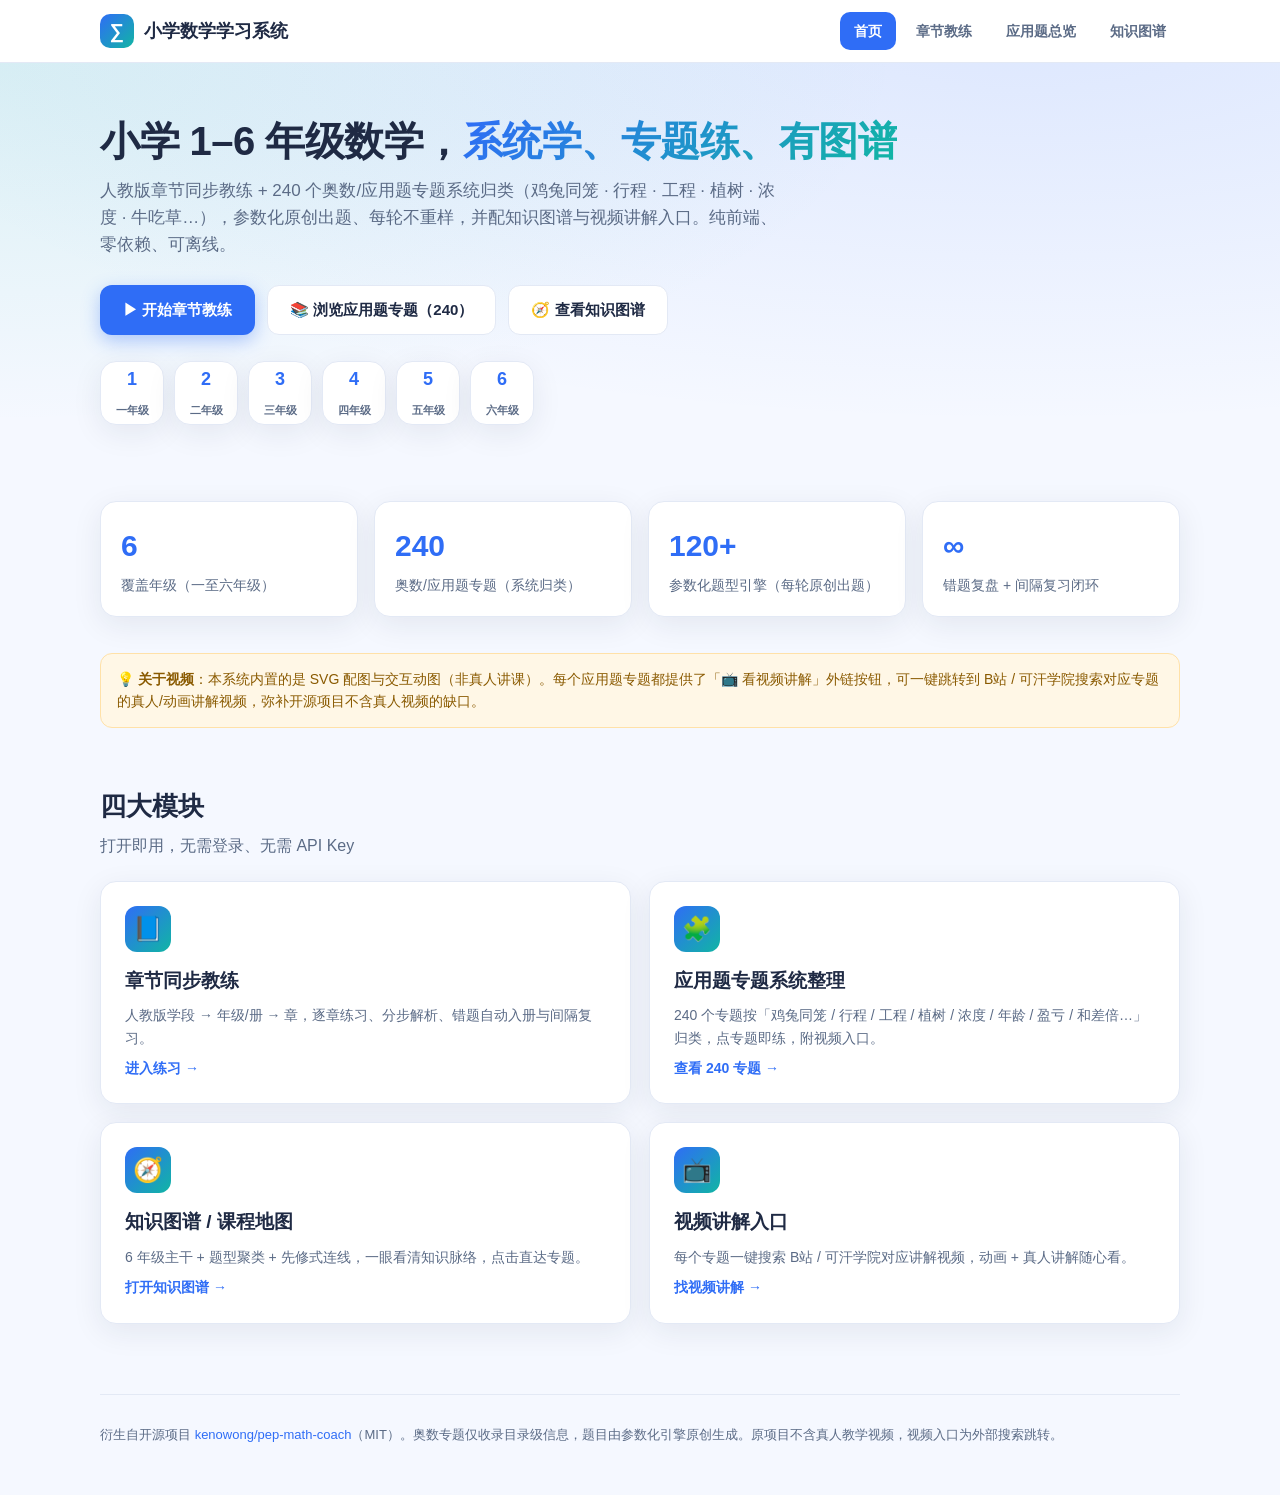
<file: index.html>
<!doctype html>
<html lang="zh-CN">
<head>
  <meta charset="utf-8" />
  <meta name="viewport" content="width=device-width, initial-scale=1, viewport-fit=cover" />
  <title>小学数学学习系统 · 人教版同步教练 + 240 应用题专题</title>
  <link rel="stylesheet" href="site.css" />
</head>
<body>
  <header class="nav">
    <div class="wrap">
      <div class="brand"><span class="logo">∑</span><span>小学数学学习系统</span></div>
      <nav class="navlinks">
        <a href="index.html" class="active">首页</a>
        <a href="app.html">章节教练</a>
        <a href="topics.html">应用题总览</a>
        <a href="graph.html">知识图谱</a>
      </nav>
    </div>
  </header>

  <section class="hero">
    <div class="wrap">
      <h1>小学 1–6 年级数学，<span class="accent">系统学、专题练、有图谱</span></h1>
      <p class="lead">人教版章节同步教练 + 240 个奥数/应用题专题系统归类（鸡兔同笼 · 行程 · 工程 · 植树 · 浓度 · 牛吃草…），参数化原创出题、每轮不重样，并配知识图谱与视频讲解入口。纯前端、零依赖、可离线。</p>
      <div class="cta">
        <a class="btn btn-primary" href="app.html">▶ 开始章节教练</a>
        <a class="btn btn-ghost" href="topics.html">📚 浏览应用题专题（240）</a>
        <a class="btn btn-ghost" href="graph.html">🧭 查看知识图谱</a>
      </div>

      <div class="grades" id="grades"></div>
    </div>
  </section>

  <div class="wrap">
    <div class="stats">
      <div class="stat"><div class="num">6</div><div class="lab">覆盖年级（一至六年级）</div></div>
      <div class="stat"><div class="num">240</div><div class="lab">奥数/应用题专题（系统归类）</div></div>
      <div class="stat"><div class="num">120+</div><div class="lab">参数化题型引擎（每轮原创出题）</div></div>
      <div class="stat"><div class="num">∞</div><div class="lab">错题复盘 + 间隔复习闭环</div></div>
    </div>

    <div class="note">💡 <b>关于视频</b>：本系统内置的是 SVG 配图与交互动图（非真人讲课）。每个应用题专题都提供了「📺 看视频讲解」外链按钮，可一键跳转到 B站 / 可汗学院搜索对应专题的真人/动画讲解视频，弥补开源项目不含真人视频的缺口。</div>

    <section class="section">
      <h2>四大模块</h2>
      <p class="sub">打开即用，无需登录、无需 API Key</p>
      <div class="cards">
        <a class="card" href="app.html">
          <div class="ic">📘</div>
          <h3>章节同步教练</h3>
          <p>人教版学段 → 年级/册 → 章，逐章练习、分步解析、错题自动入册与间隔复习。</p>
          <div class="go">进入练习 →</div>
        </a>
        <a class="card" href="topics.html">
          <div class="ic">🧩</div>
          <h3>应用题专题系统整理</h3>
          <p>240 个专题按「鸡兔同笼 / 行程 / 工程 / 植树 / 浓度 / 年龄 / 盈亏 / 和差倍…」归类，点专题即练，附视频入口。</p>
          <div class="go">查看 240 专题 →</div>
        </a>
        <a class="card" href="graph.html">
          <div class="ic">🧭</div>
          <h3>知识图谱 / 课程地图</h3>
          <p>6 年级主干 + 题型聚类 + 先修式连线，一眼看清知识脉络，点击直达专题。</p>
          <div class="go">打开知识图谱 →</div>
        </a>
        <a class="card" href="topics.html#video">
          <div class="ic">📺</div>
          <h3>视频讲解入口</h3>
          <p>每个专题一键搜索 B站 / 可汗学院对应讲解视频，动画 + 真人讲解随心看。</p>
          <div class="go">找视频讲解 →</div>
        </a>
      </div>
    </section>

    <div class="foot">
      衍生自开源项目 <a href="https://github.com/kenowong/pep-math-coach" target="_blank" rel="noopener">kenowong/pep-math-coach</a>（MIT）。奥数专题仅收录目录级信息，题目由参数化引擎原创生成。原项目不含真人教学视频，视频入口为外部搜索跳转。
    </div>
  </div>

  <script>
    // 年级快捷入口
    var grades = [
      {n:1,t:"一年级"},{n:2,t:"二年级"},{n:3,t:"三年级"},
      {n:4,t:"四年级"},{n:5,t:"五年级"},{n:6,t:"六年级"}
    ];
    var box = document.getElementById("grades");
    grades.forEach(function(g){
      var a = document.createElement("a");
      a.className = "grade-chip";
      a.href = "topics.html?grade=" + g.n;
      a.innerHTML = g.n + "<small>" + g.t + "</small>";
      box.appendChild(a);
    });
  </script>
</body>
</html>
</file>
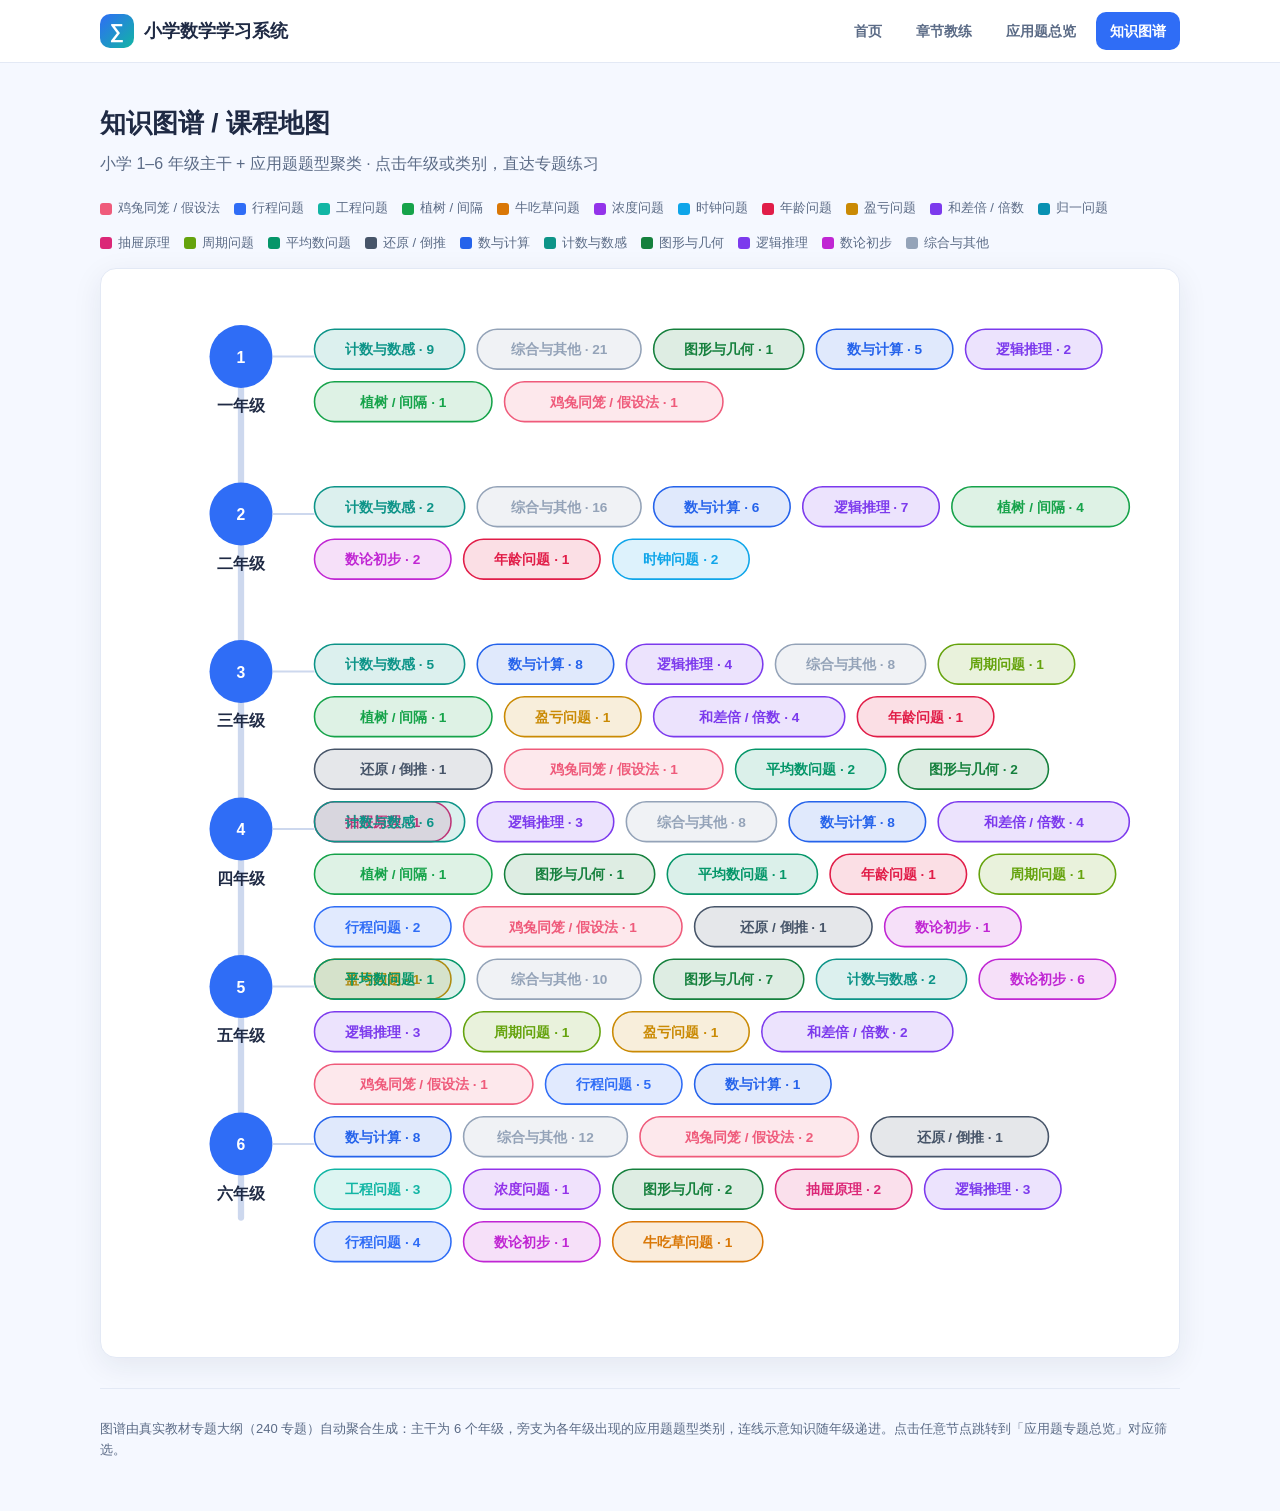
<file: graph.html>
<!doctype html>
<html lang="zh-CN">
<head>
  <meta charset="utf-8" />
  <meta name="viewport" content="width=device-width, initial-scale=1, viewport-fit=cover" />
  <title>知识图谱 · 课程地图</title>
  <link rel="stylesheet" href="site.css" />
</head>
<body>
  <header class="nav">
    <div class="wrap">
      <div class="brand"><span class="logo">∑</span><span>小学数学学习系统</span></div>
      <nav class="navlinks">
        <a href="index.html">首页</a>
        <a href="app.html">章节教练</a>
        <a href="topics.html">应用题总览</a>
        <a href="graph.html" class="active">知识图谱</a>
      </nav>
    </div>
  </header>

  <div class="wrap">
    <section class="section" style="padding-bottom:0">
      <h2>知识图谱 / 课程地图</h2>
      <p class="sub">小学 1–6 年级主干 + 应用题题型聚类 · 点击年级或类别，直达专题练习</p>
      <div class="legend" id="legend"></div>
    </section>

    <div class="graph-wrap">
      <svg id="map" xmlns="http://www.w3.org/2000/svg"></svg>
    </div>

    <div class="foot">
      图谱由真实教材专题大纲（240 专题）自动聚合生成：主干为 6 个年级，旁支为各年级出现的应用题题型类别，连线示意知识随年级递进。点击任意节点跳转到「应用题专题总览」对应筛选。
    </div>
  </div>

  <script src="js/oly-syllabus.js"></script>
  <script src="cats.js"></script>
  <script>
  (function(){
    var GRADES = ["一年级","二年级","三年级","四年级","五年级","六年级"];
    var SYL = window.OLY_SYLLABUS || {};
    var CATS = window.CATS, OTHER = window.CAT_OTHER;
    function classify(name){
      for(var i=0;i<CATS.length;i++) for(var j=0;j<CATS[i].kw.length;j++)
        if(name.indexOf(CATS[i].kw[j])>=0) return CATS[i];
      return OTHER;
    }

    // 统计每个年级的类别计数
    var perGrade = GRADES.map(function(g,gi){
      var counts = {};
      (SYL[g]||[]).forEach(function(it){ var c=classify(it.t); counts[c.name]=(counts[c.name]||0)+1; });
      return { grade:g, gk:gi+1, counts:counts };
    });

    // 图例
    var legend = document.getElementById("legend");
    CATS.concat([OTHER]).forEach(function(c){
      var s=document.createElement("span");
      s.innerHTML='<i style="background:'+c.color+'"></i>'+c.name;
      legend.appendChild(s);
    });

    // SVG 布局
    var W=1000, rowH=150, top=70, spineX=120;
    var H = top + GRADES.length*rowH + 40;
    var svg = document.getElementById("map");
    svg.setAttribute("viewBox","0 0 "+W+" "+H);

    function esc(s){return s.replace(/&/g,"&amp;").replace(/</g,"&lt;").replace(/>/g,"&gt;");}

    var svgNS="http://www.w3.org/2000/svg";
    function el(tag,attrs,text){
      var e=document.createElementNS(svgNS,tag);
      for(var k in attrs) e.setAttribute(k,attrs[k]);
      if(text!=null) e.textContent=text;
      return e;
    }

    // 主干连线
    svg.appendChild(el("line",{x1:spineX,y1:top-10,x2:spineX,y2:top+GRADES.length*rowH-80,stroke:"#cdd8ee","stroke-width":6,"stroke-linecap":"round"}));

    perGrade.forEach(function(row,idx){
      var cy = top + idx*rowH;
      // 年级节点
      var g = el("g",{class:"gnode"});
      var a1 = el("a",{href:"topics.html?grade="+row.gk});
      a1.appendChild(el("circle",{cx:spineX,cy:cy,r:30,fill:"#2f6df6"}));
      a1.appendChild(el("text",{x:spineX,y:cy+6,"text-anchor":"middle","font-size":"15","font-weight":"700",fill:"#fff"},row.gk));
      a1.appendChild(el("text",{x:spineX,y:cy+52,"text-anchor":"middle","font-size":"15","font-weight":"700",fill:"#1f2a44"},row.grade));
      g.appendChild(a1);
      svg.appendChild(g);

      // 类别气泡
      var x=spineX+70, y=cy-26, maxX=W-30;
      Object.keys(row.counts).forEach(function(catName){
        var cat = CATS.concat([OTHER]).filter(function(c){return c.name===catName;})[0] || OTHER;
        var label = catName+" · "+row.counts[catName];
        var w = label.length*13 + 26;
        if(x+w>maxX){ x=spineX+70; y+=50; }
        var ga = el("a",{href:"topics.html?grade="+row.gk+"&cat="+encodeURIComponent(catName)});
        ga.appendChild(el("rect",{x:x,y:y,width:w,height:38,rx:19,fill:cat.color,"fill-opacity":0.14,stroke:cat.color,"stroke-width":1.5}));
        ga.appendChild(el("text",{x:x+w/2,y:y+24,"text-anchor":"middle","font-size":"13","font-weight":"600",fill:cat.color},label));
        svg.appendChild(ga);
        x += w + 12;
      });
      // 连接线 年级->第一个气泡区
      svg.appendChild(el("line",{x1:spineX+30,y1:cy,x2:spineX+70,y2:cy,stroke:"#cdd8ee","stroke-width":2}));
    });
  })();
  </script>
</body>
</html>
</file>
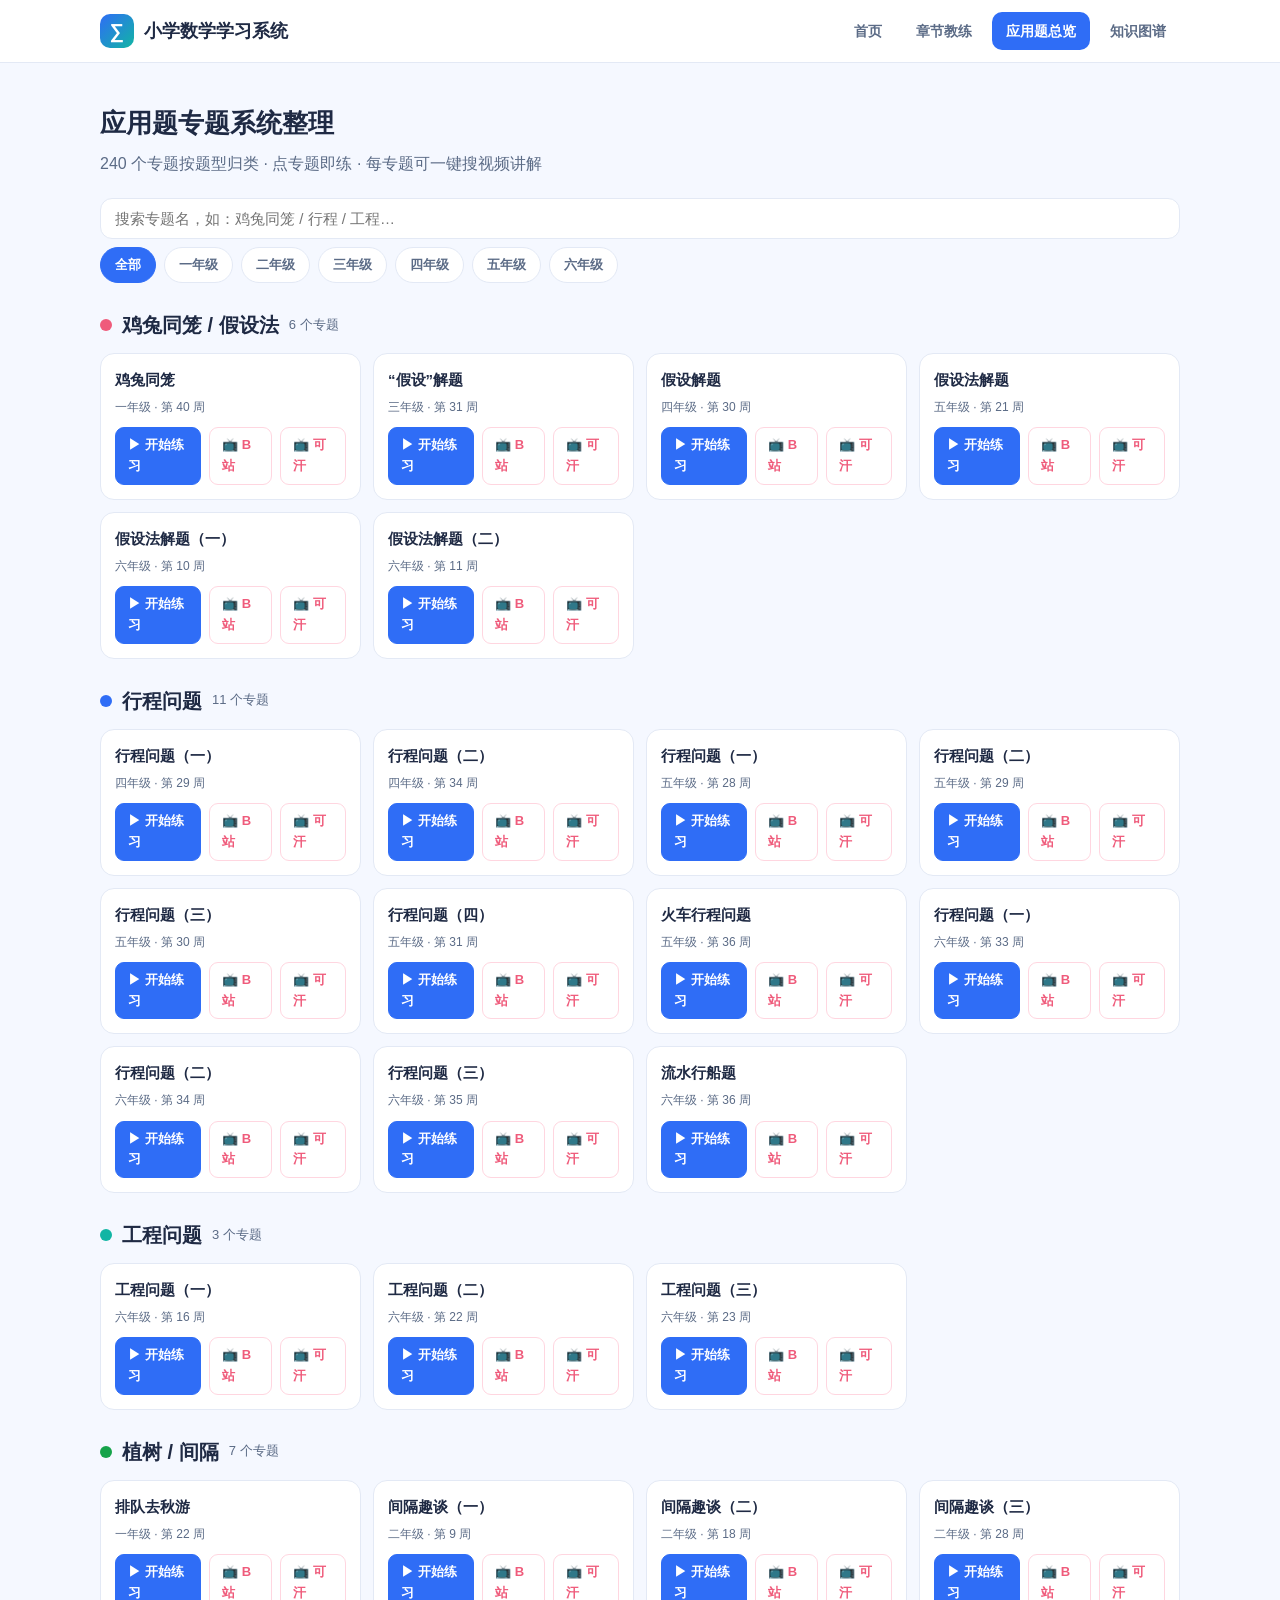
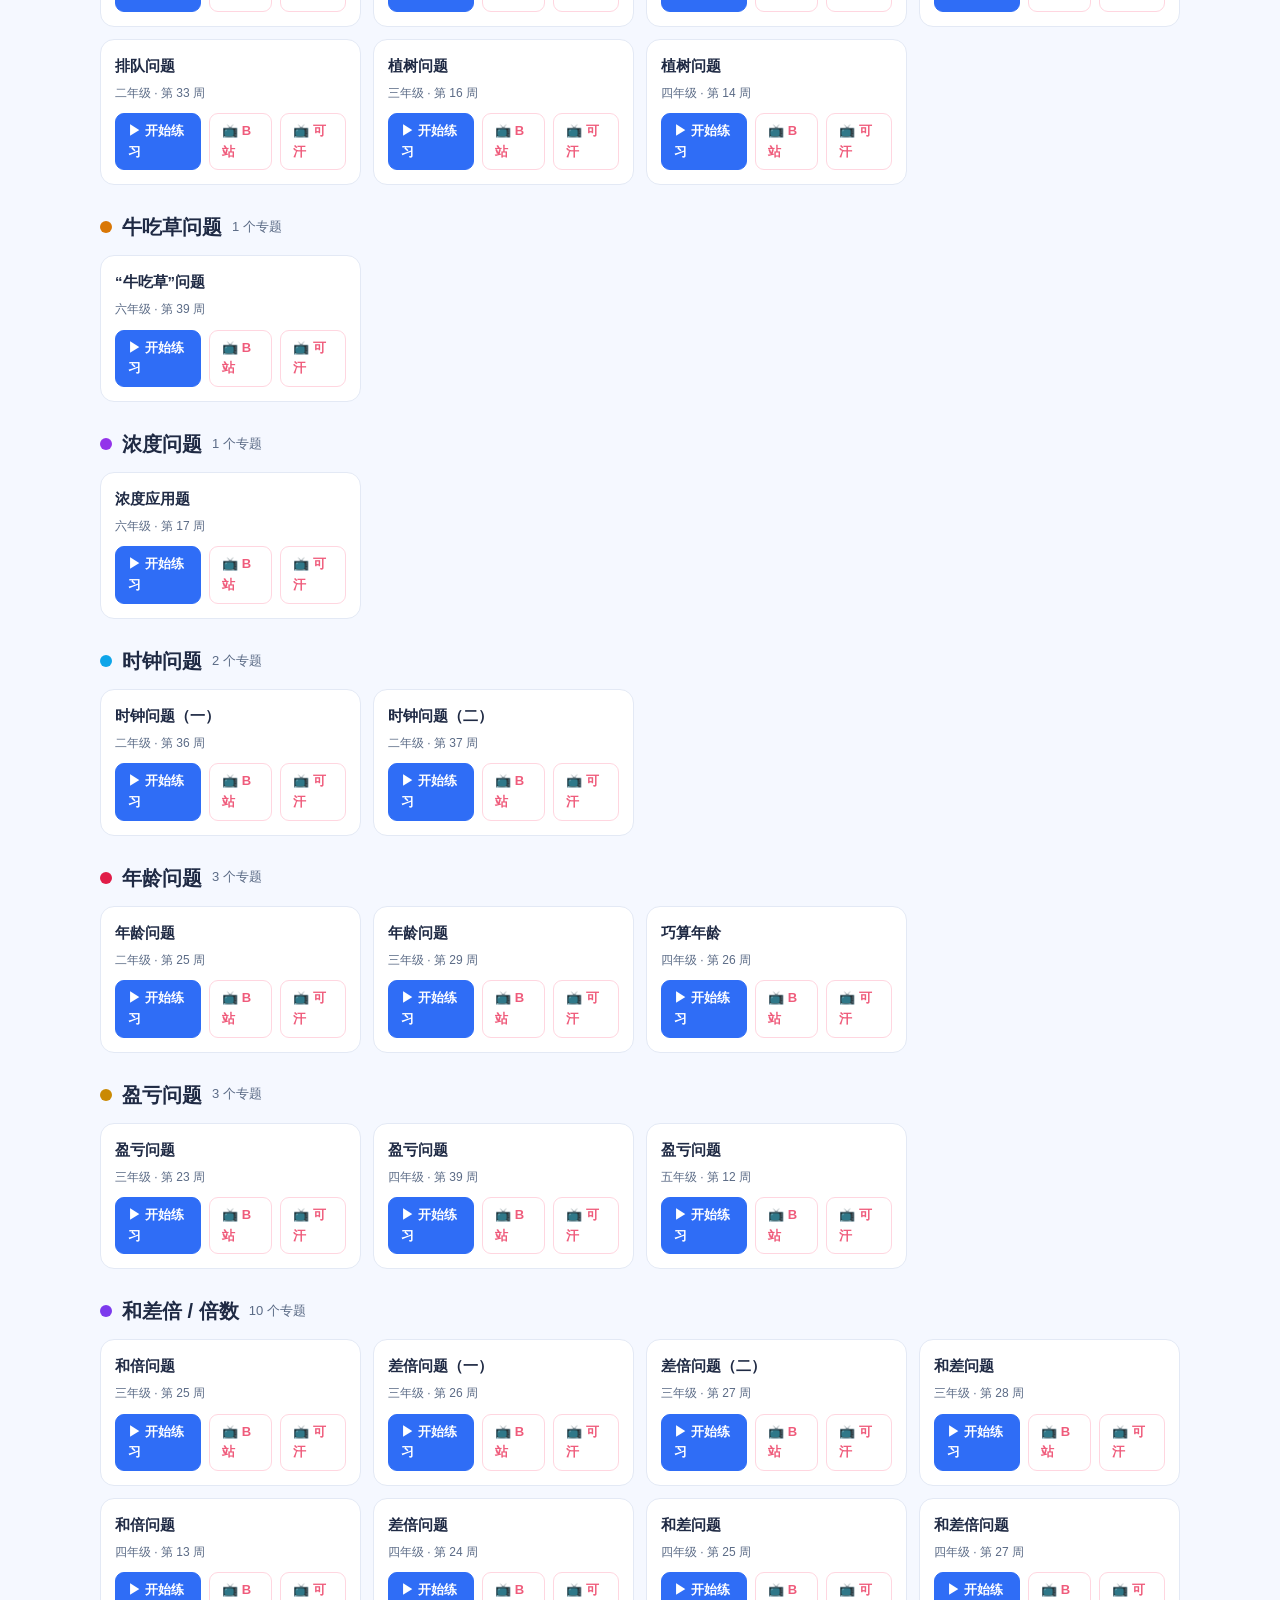
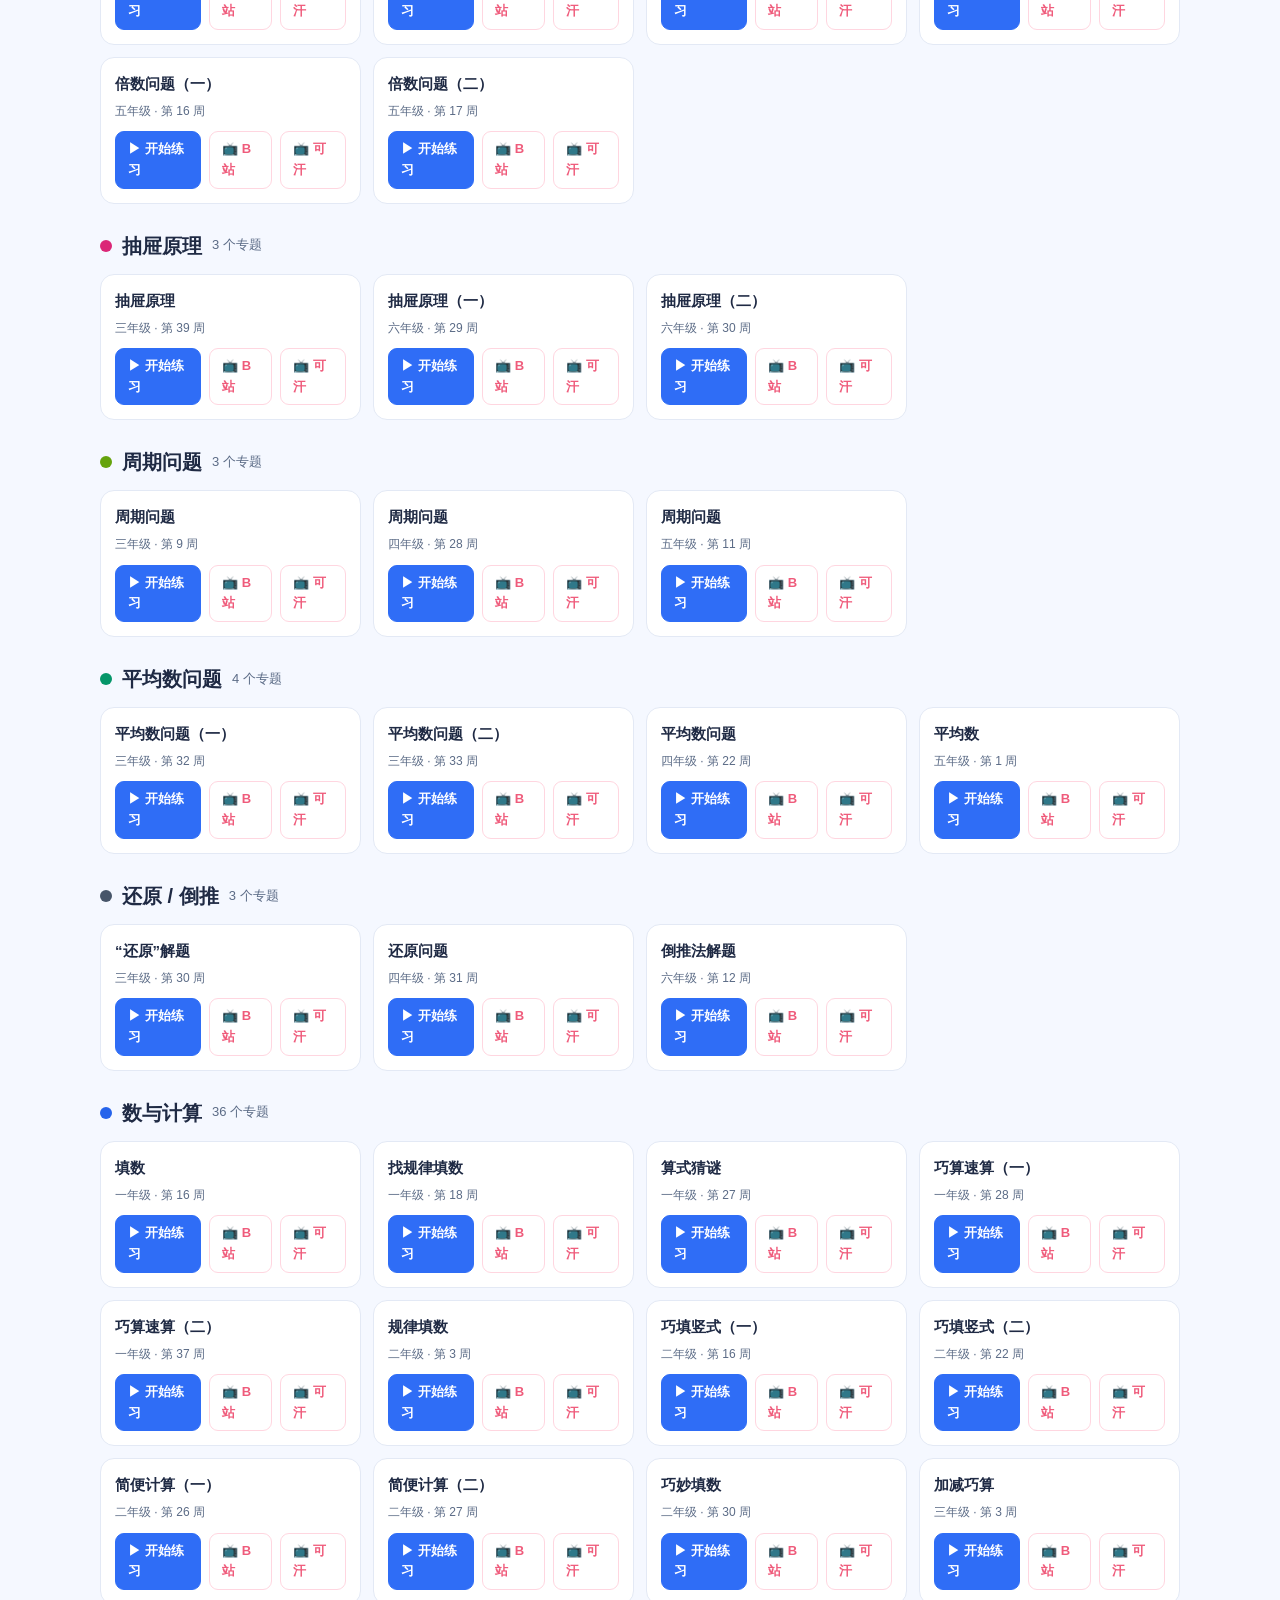
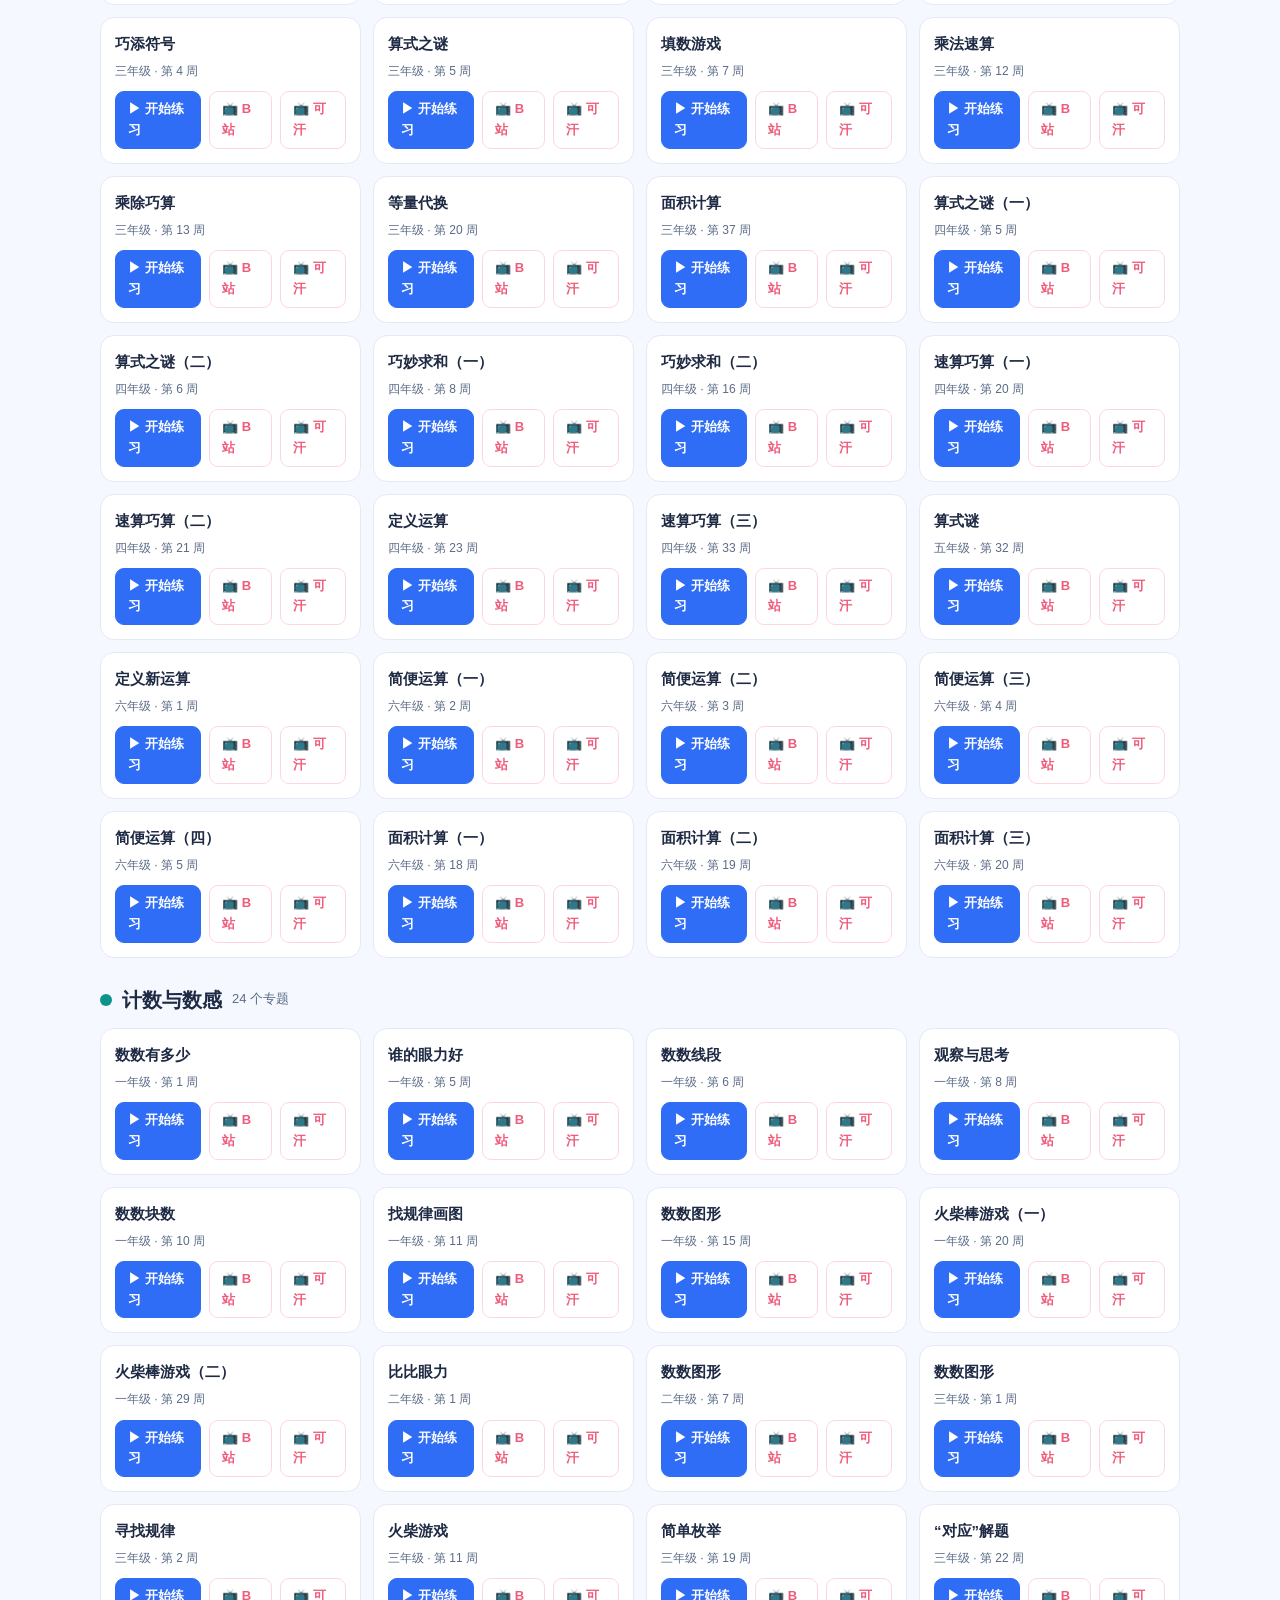
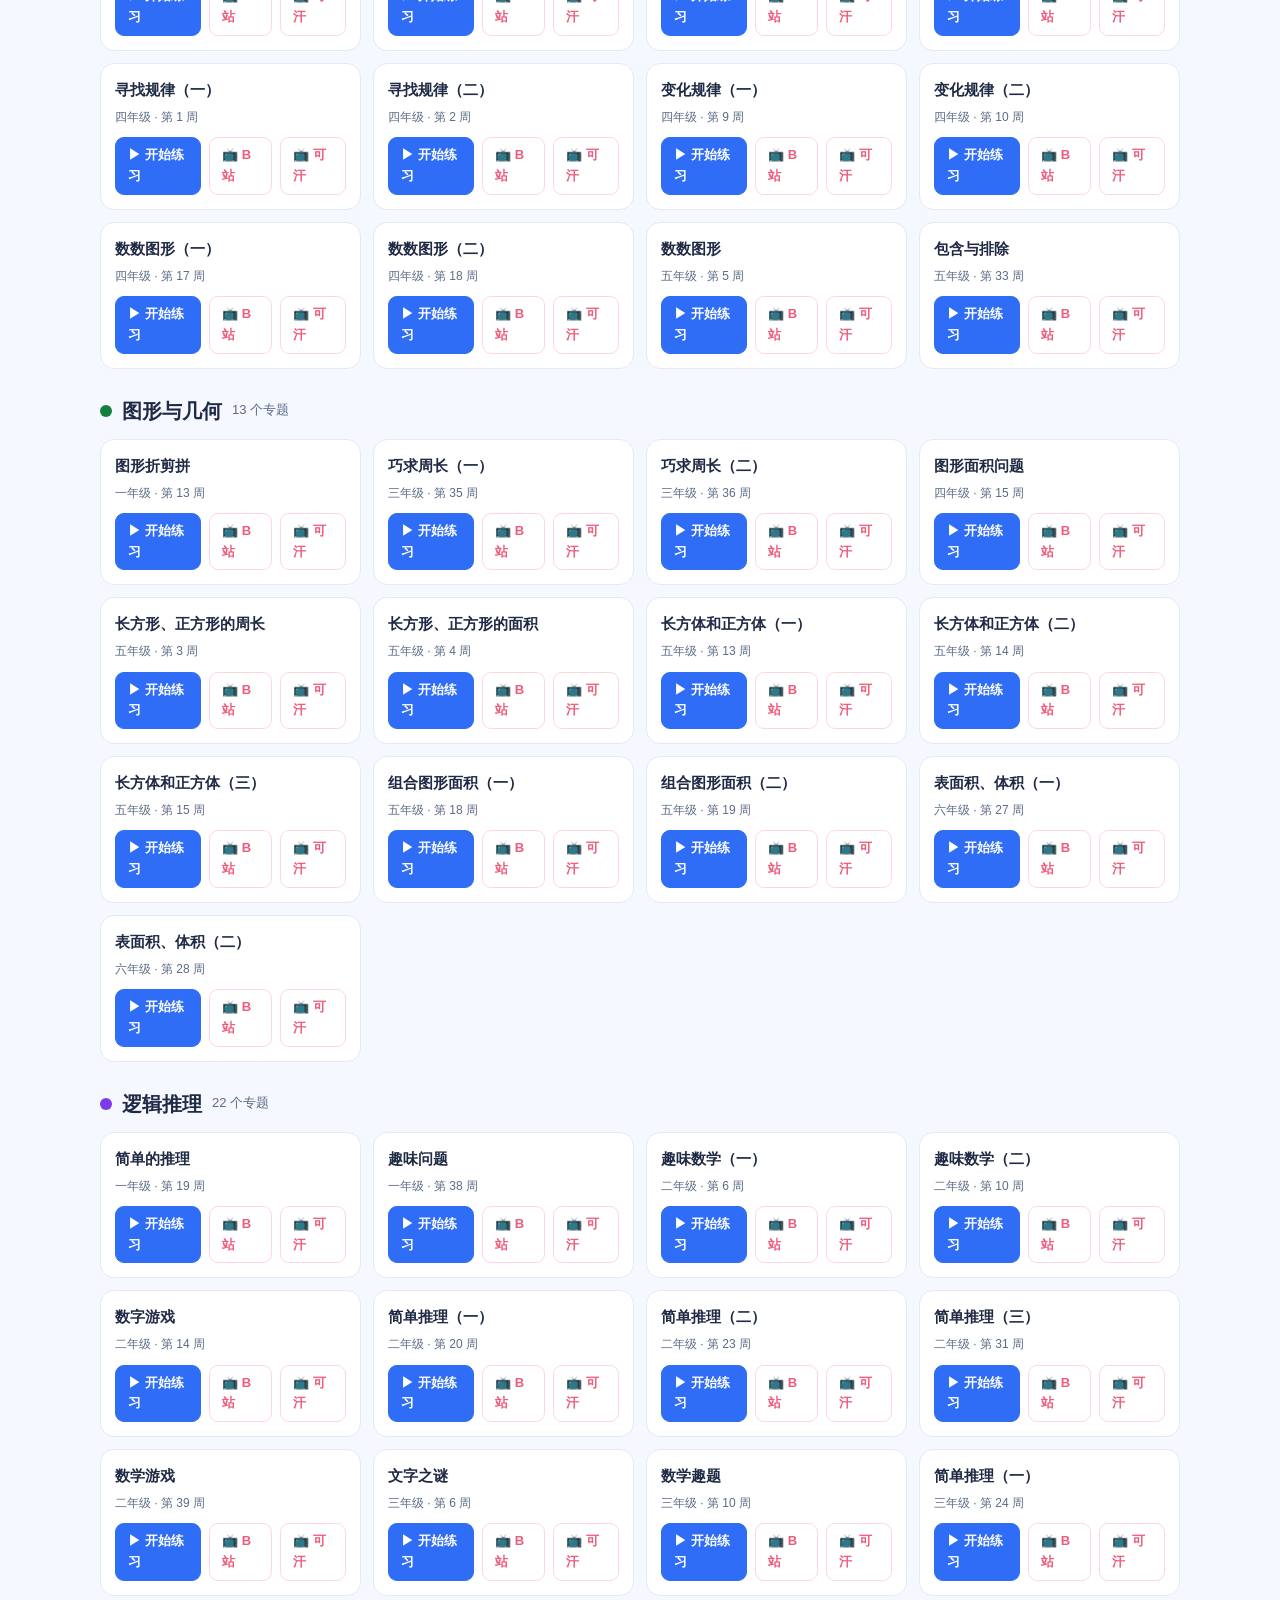
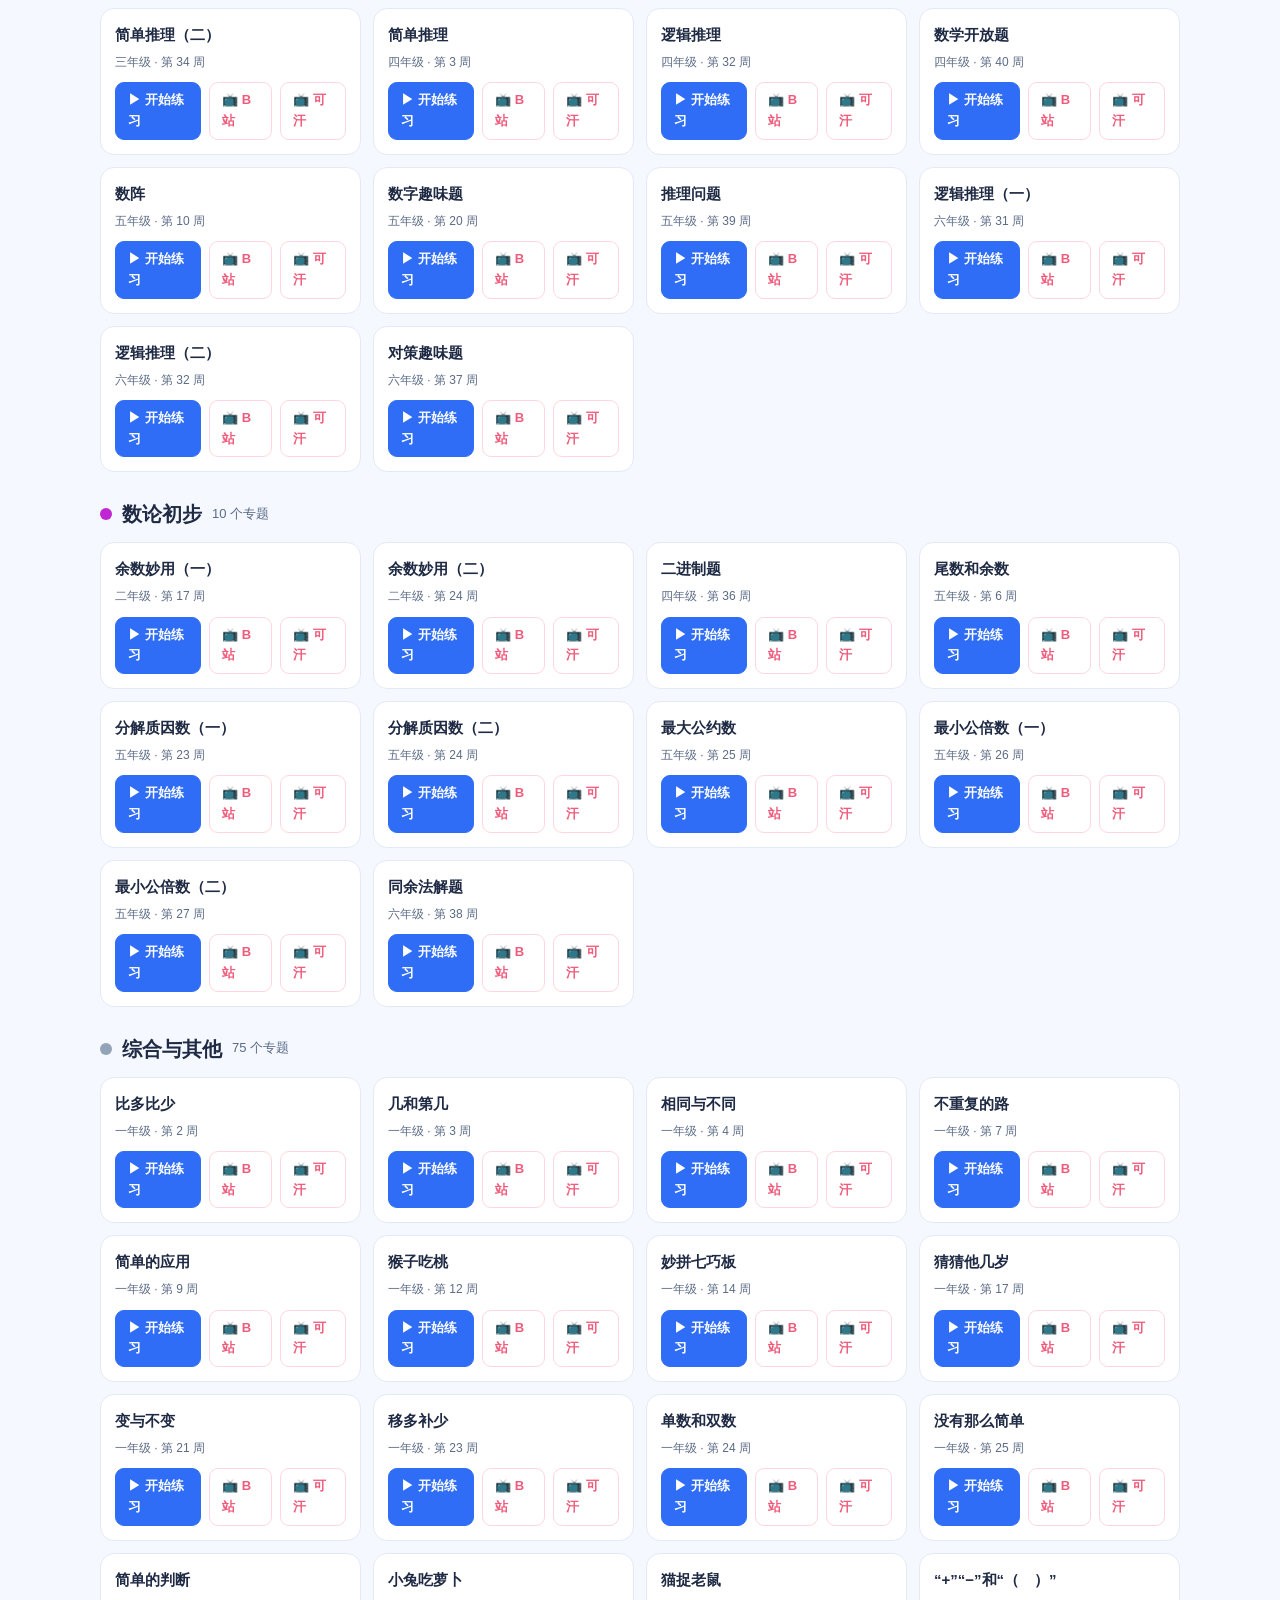
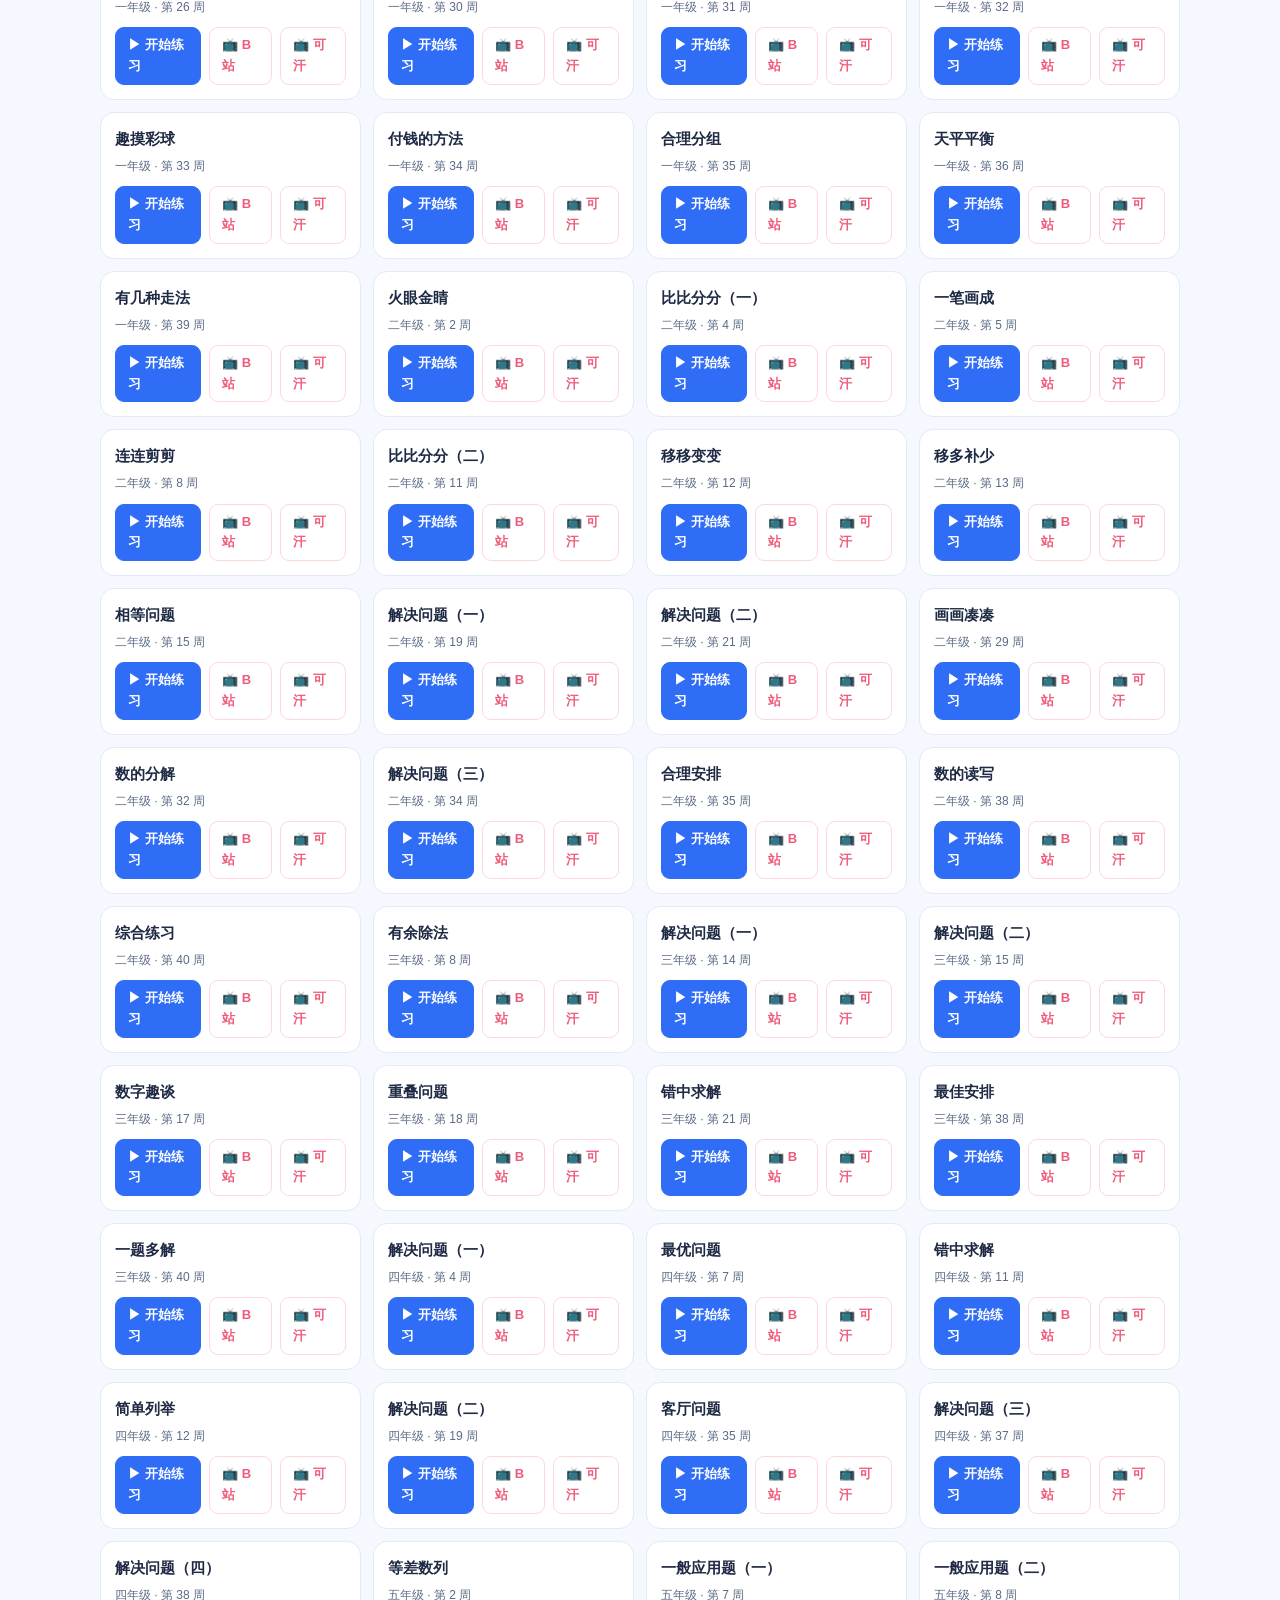
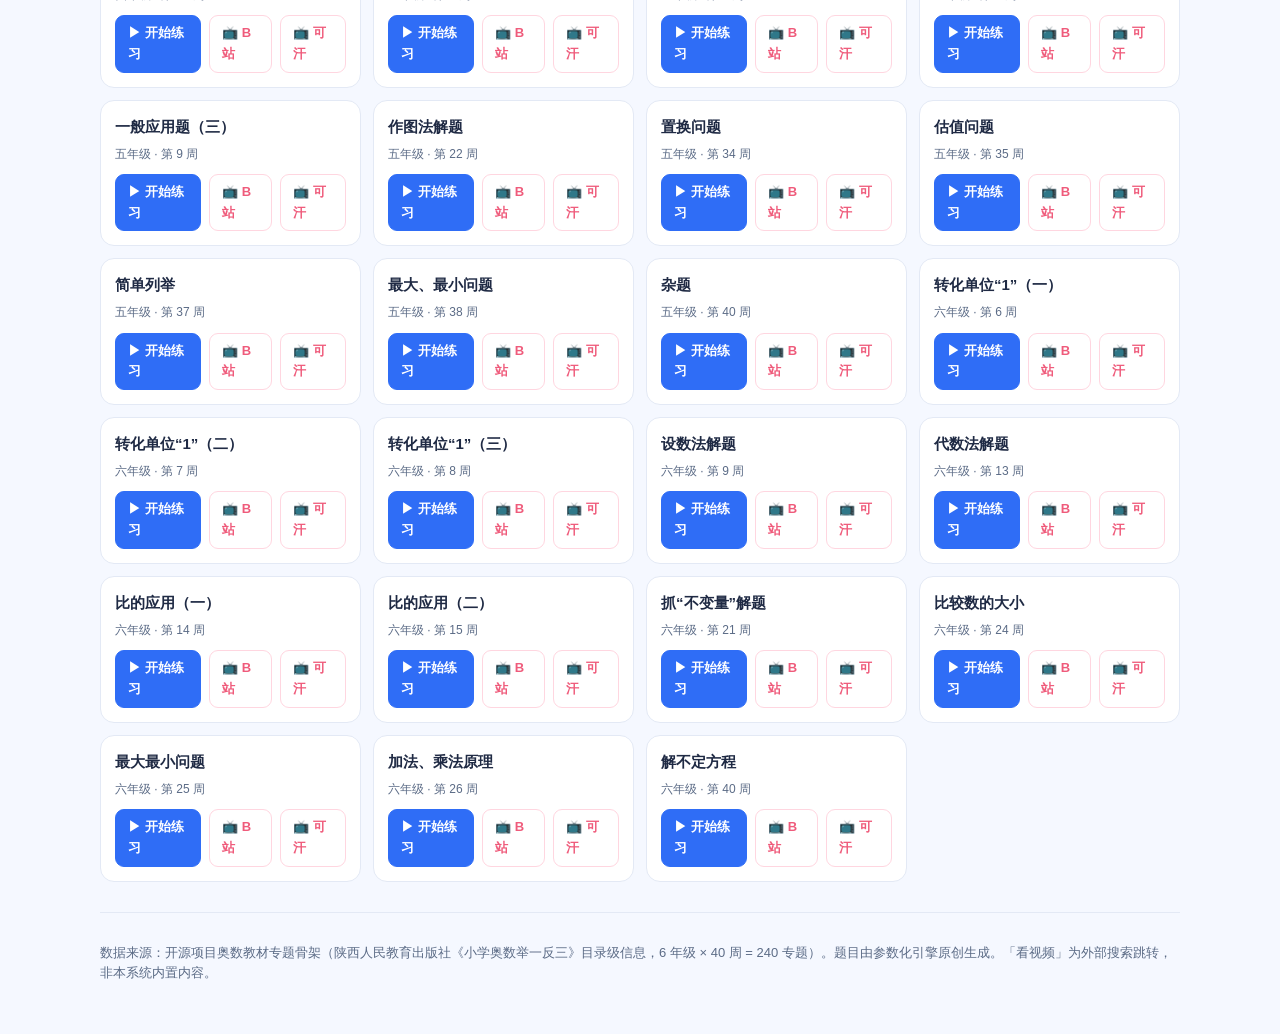
<file: topics.html>
<!doctype html>
<html lang="zh-CN">
<head>
  <meta charset="utf-8" />
  <meta name="viewport" content="width=device-width, initial-scale=1, viewport-fit=cover" />
  <title>应用题专题系统整理 · 240 专题</title>
  <link rel="stylesheet" href="site.css" />
</head>
<body>
  <header class="nav">
    <div class="wrap">
      <div class="brand"><span class="logo">∑</span><span>小学数学学习系统</span></div>
      <nav class="navlinks">
        <a href="index.html">首页</a>
        <a href="app.html">章节教练</a>
        <a href="topics.html" class="active">应用题总览</a>
        <a href="graph.html">知识图谱</a>
      </nav>
    </div>
  </header>

  <div class="wrap">
    <section class="section" style="padding-bottom:0">
      <h2>应用题专题系统整理</h2>
      <p class="sub">240 个专题按题型归类 · 点专题即练 · 每专题可一键搜视频讲解</p>

      <div class="toolbar">
        <input id="search" class="search" placeholder="搜索专题名，如：鸡兔同笼 / 行程 / 工程…" />
      </div>
      <div class="filter-tabs" id="gradeTabs"></div>
    </section>

    <div id="cats"></div>

    <div class="foot">
      数据来源：开源项目奥数教材专题骨架（陕西人民教育出版社《小学奥数举一反三》目录级信息，6 年级 × 40 周 = 240 专题）。题目由参数化引擎原创生成。「看视频」为外部搜索跳转，非本系统内置内容。
    </div>
  </div>

  <!-- 仅引入专题骨架数据，提供 window.OLY_SYLLABUS -->
  <script src="js/oly-syllabus.js"></script>
  <script src="cats.js"></script>
  <script>
  (function(){
    var GRADES = ["一年级","二年级","三年级","四年级","五年级","六年级"];
    var SYL = window.OLY_SYLLABUS || {};

    // 类别体系（cats.js）：按顺序匹配；命中即归类，最后兜底“综合与其他”
    var CATS = window.CATS, OTHER = window.CAT_OTHER;

    function classify(name){
      for(var i=0;i<CATS.length;i++){
        for(var j=0;j<CATS[i].kw.length;j++){
          if(name.indexOf(CATS[i].kw[j])>=0) return CATS[i];
        }
      }
      return OTHER;
    }

    // 构造扁平列表：{grade, gk, w, name, cat}
    var list = [];
    GRADES.forEach(function(g, gi){
      var gk = String(gi+1);
      (SYL[g]||[]).forEach(function(it){
        list.push({grade:g, gk:gk, w:it.w, name:it.t, cat:classify(it.t)});
      });
    });

    // 状态
    var params = new URLSearchParams(location.search);
    var state = { grade: parseInt(params.get("grade"),10) || 0, cat: params.get("cat") || "", q:"" };

    // 年级筛选 tabs
    var tabs = document.getElementById("gradeTabs");
    var tabDefs = [{n:0,t:"全部"}].concat(GRADES.map(function(g,i){return {n:i+1,t:g};}));
    tabDefs.forEach(function(d){
      var el = document.createElement("button");
      el.className = "tab" + (state.grade===d.n?" active":"");
      el.textContent = d.t;
      el.onclick = function(){ state.grade=d.n; render(); };
      tabs.appendChild(el);
    });

    // 搜索
    var search = document.getElementById("search");
    search.addEventListener("input", function(){ state.q = search.value.trim(); render(); });

    function videoUrl(name){
      return "https://search.bilibili.com/all?keyword=" + encodeURIComponent("小学奥数 "+name);
    }
    function khanUrl(name){
      return "https://www.khanacademy.org/search?page_search_query=" + encodeURIComponent(name);
    }

    function render(){
      // 更新 tab active
      Array.prototype.forEach.call(tabs.children, function(c,i){
        c.className = "tab" + (state.grade===tabDefs[i].n?" active":"");
      });
      var cats = document.getElementById("cats");
      cats.innerHTML = "";
      var q = state.q;
      CATS.concat([OTHER]).forEach(function(cat){
        // 若指定类别，仅渲染该类别
        if(state.cat && cat.name!==state.cat) return;
        var items = list.filter(function(x){
          if(x.cat!==cat) return false;
          if(state.grade && x.gk!==String(state.grade)) return false;
          if(q && x.name.indexOf(q)<0 && x.grade.indexOf(q)<0) return false;
          return true;
        });
        if(!items.length) return;
        var sec = document.createElement("div");
        sec.className = "cat";
        var head = document.createElement("div");
        head.className = "cat-head";
        head.innerHTML = '<span class="dot" style="background:'+cat.color+'"></span>'+
          '<h3>'+cat.name+'</h3><span class="cnt">'+items.length+' 个专题</span>';
        sec.appendChild(head);
        var grid = document.createElement("div");
        grid.className = "chips";
        items.forEach(function(x){
          var c = document.createElement("div");
          c.className = "chip";
          c.innerHTML =
            '<div class="name">'+x.name+'</div>'+
            '<div class="meta">'+x.grade+' · 第 '+x.w+' 周</div>'+
            '<div class="row">'+
              '<a class="mini practice" href="app.html#/oly/p/'+x.gk+'/g'+x.gk+'w'+x.w+'" target="_blank">▶ 开始练习</a>'+
              '<a class="mini video" href="'+videoUrl(x.name)+'" target="_blank" rel="noopener">📺 B站</a>'+
              '<a class="mini video" href="'+khanUrl(x.name)+'" target="_blank" rel="noopener">📺 可汗</a>'+
            '</div>';
          grid.appendChild(c);
        });
        sec.appendChild(grid);
        cats.appendChild(sec);
      });
      if(!cats.children.length){
        cats.innerHTML = '<div class="empty">没有匹配的专题，换个关键词试试。</div>';
      }
    }
    render();
  })();
  </script>
</body>
</html>
</file>
<file: site.css>
:root{
  --bg:#f5f8ff; --surface:#ffffff; --ink:#1f2a44; --muted:#5b6b86;
  --brand:#2f6df6; --brand2:#11b5a4; --brand3:#f4a11e; --brand4:#ef5b7b;
  --line:#e3e9f5; --soft:#eef3ff; --shadow:0 8px 30px rgba(31,42,68,.08);
  --radius:16px;
}
*{box-sizing:border-box}
html,body{margin:0;padding:0}
body{
  font-family:-apple-system,BlinkMacSystemFont,"Segoe UI","PingFang SC","Microsoft YaHei",Roboto,Helvetica,Arial,sans-serif;
  background:var(--bg); color:var(--ink); line-height:1.6; -webkit-font-smoothing:antialiased;
}
a{color:inherit;text-decoration:none}
.wrap{max-width:1120px;margin:0 auto;padding:0 20px}

/* 顶部导航 */
.nav{position:sticky;top:0;z-index:20;background:rgba(255,255,255,.92);backdrop-filter:blur(10px);
  border-bottom:1px solid var(--line)}
.nav .wrap{display:flex;align-items:center;justify-content:space-between;height:62px}
.brand{display:flex;align-items:center;gap:10px;font-weight:800;font-size:18px}
.brand .logo{width:34px;height:34px;border-radius:10px;background:linear-gradient(135deg,var(--brand),var(--brand2));
  color:#fff;display:grid;place-items:center;font-size:20px;font-weight:900}
.navlinks{display:flex;gap:6px;flex-wrap:wrap}
.navlinks a{padding:8px 14px;border-radius:10px;color:var(--muted);font-weight:600;font-size:14px}
.navlinks a:hover{background:var(--soft);color:var(--ink)}
.navlinks a.active{background:var(--brand);color:#fff}

/* Hero */
.hero{position:relative;overflow:hidden;padding:54px 0 40px;
  background:radial-gradient(1200px 400px at 80% -10%,rgba(47,109,246,.12),transparent),
             radial-gradient(900px 360px at 0% 0%,rgba(17,181,164,.12),transparent)}
.hero h1{font-size:40px;line-height:1.2;margin:0 0 12px;font-weight:900;letter-spacing:-.5px}
.hero h1 .accent{background:linear-gradient(135deg,var(--brand),var(--brand2));-webkit-background-clip:text;background-clip:text;color:transparent}
.hero p.lead{font-size:17px;color:var(--muted);max-width:680px;margin:0 0 26px}
.cta{display:flex;gap:12px;flex-wrap:wrap}
.btn{display:inline-flex;align-items:center;gap:8px;padding:12px 22px;border-radius:12px;font-weight:700;font-size:15px;
  border:1px solid transparent;cursor:pointer;transition:.15s}
.btn-primary{background:var(--brand);color:#fff;box-shadow:0 6px 18px rgba(47,109,246,.35)}
.btn-primary:hover{transform:translateY(-2px)}
.btn-ghost{background:#fff;border-color:var(--line);color:var(--ink)}
.btn-ghost:hover{border-color:var(--brand);color:var(--brand)}

/* 年级选择 */
.grades{display:flex;gap:10px;flex-wrap:wrap;margin-top:26px}
.grade-chip{width:64px;height:64px;border-radius:16px;background:#fff;border:1px solid var(--line);
  display:grid;place-items:center;font-weight:800;font-size:18px;color:var(--brand);box-shadow:var(--shadow);
  transition:.15s}
.grade-chip small{display:block;font-size:11px;color:var(--muted);font-weight:600}
.grade-chip:hover{transform:translateY(-3px);border-color:var(--brand)}

/* 统计条 */
.stats{display:grid;grid-template-columns:repeat(4,1fr);gap:16px;margin:36px 0}
.stat{background:var(--surface);border:1px solid var(--line);border-radius:var(--radius);padding:20px;box-shadow:var(--shadow)}
.stat .num{font-size:30px;font-weight:900;color:var(--brand)}
.stat .lab{color:var(--muted);font-size:14px;margin-top:4px}

/* 功能卡片 */
.section{padding:40px 0}
.section h2{font-size:26px;margin:0 0 6px;font-weight:900}
.section .sub{color:var(--muted);margin:0 0 22px}
.cards{display:grid;grid-template-columns:repeat(2,1fr);gap:18px}
.card{background:var(--surface);border:1px solid var(--line);border-radius:var(--radius);padding:24px;box-shadow:var(--shadow);
  transition:.15s;display:flex;flex-direction:column;gap:8px}
.card:hover{transform:translateY(-4px);border-color:var(--brand)}
.card .ic{width:46px;height:46px;border-radius:12px;display:grid;place-items:center;font-size:24px;color:#fff;
  background:linear-gradient(135deg,var(--brand),var(--brand2))}
.card h3{margin:6px 0 0;font-size:19px}
.card p{margin:0;color:var(--muted);font-size:14px}
.card .go{margin-top:auto;color:var(--brand);font-weight:700;font-size:14px}

/* 专题页 */
.toolbar{display:flex;gap:12px;flex-wrap:wrap;align-items:center;margin:18px 0 8px}
.search{flex:1;min-width:220px;padding:11px 14px;border-radius:12px;border:1px solid var(--line);font-size:15px;background:#fff}
.filter-tabs{display:flex;gap:8px;flex-wrap:wrap}
.tab{padding:8px 14px;border-radius:999px;border:1px solid var(--line);background:#fff;cursor:pointer;font-weight:600;font-size:13px;color:var(--muted)}
.tab.active{background:var(--brand);color:#fff;border-color:var(--brand)}
.cat{margin:26px 0 8px}
.cat-head{display:flex;align-items:center;gap:10px;margin-bottom:12px}
.cat-head .dot{width:12px;height:12px;border-radius:50%}
.cat-head h3{margin:0;font-size:20px}
.cat-head .cnt{color:var(--muted);font-size:13px}
.chips{display:grid;grid-template-columns:repeat(auto-fill,minmax(220px,1fr));gap:12px}
.chip{background:var(--surface);border:1px solid var(--line);border-radius:14px;padding:14px;display:flex;flex-direction:column;gap:6px}
.chip .meta{font-size:12px;color:var(--muted)}
.chip .name{font-weight:700;font-size:15px}
.chip .row{display:flex;gap:8px;margin-top:4px}
.chip .mini{padding:7px 12px;border-radius:9px;font-size:13px;font-weight:700;cursor:pointer;border:1px solid var(--line);background:#fff;color:var(--ink)}
.chip .mini.practice{background:var(--brand);color:#fff;border-color:var(--brand)}
.chip .mini.video{background:#fff;color:var(--brand4);border-color:#ffd6e0}
.chip .mini:hover{transform:translateY(-1px)}
.empty{color:var(--muted);padding:30px;text-align:center}

/* 图谱 */
.graph-wrap{background:var(--surface);border:1px solid var(--line);border-radius:var(--radius);box-shadow:var(--shadow);
  padding:14px;overflow:auto}
.graph-wrap svg{width:100%;height:auto;display:block}
.gnode{cursor:pointer}
.gnode rect,.gnode circle{transition:.15s}
.gnode:hover rect,.gnode:hover circle{filter:brightness(1.06)}
.legend{display:flex;gap:14px;flex-wrap:wrap;margin:14px 0;color:var(--muted);font-size:13px}
.legend span{display:inline-flex;align-items:center;gap:6px}
.legend i{width:12px;height:12px;border-radius:3px;display:inline-block}

/* 提示 */
.note{background:#fff7e6;border:1px solid #ffe1a8;color:#8a5a00;border-radius:12px;padding:14px 16px;font-size:14px;margin:18px 0}
.foot{padding:30px 0 50px;color:var(--muted);font-size:13px;border-top:1px solid var(--line);margin-top:30px}
.foot a{color:var(--brand)}
@media (max-width:760px){
  .hero h1{font-size:30px}.stats{grid-template-columns:repeat(2,1fr)}.cards{grid-template-columns:1fr}
}
</file>
